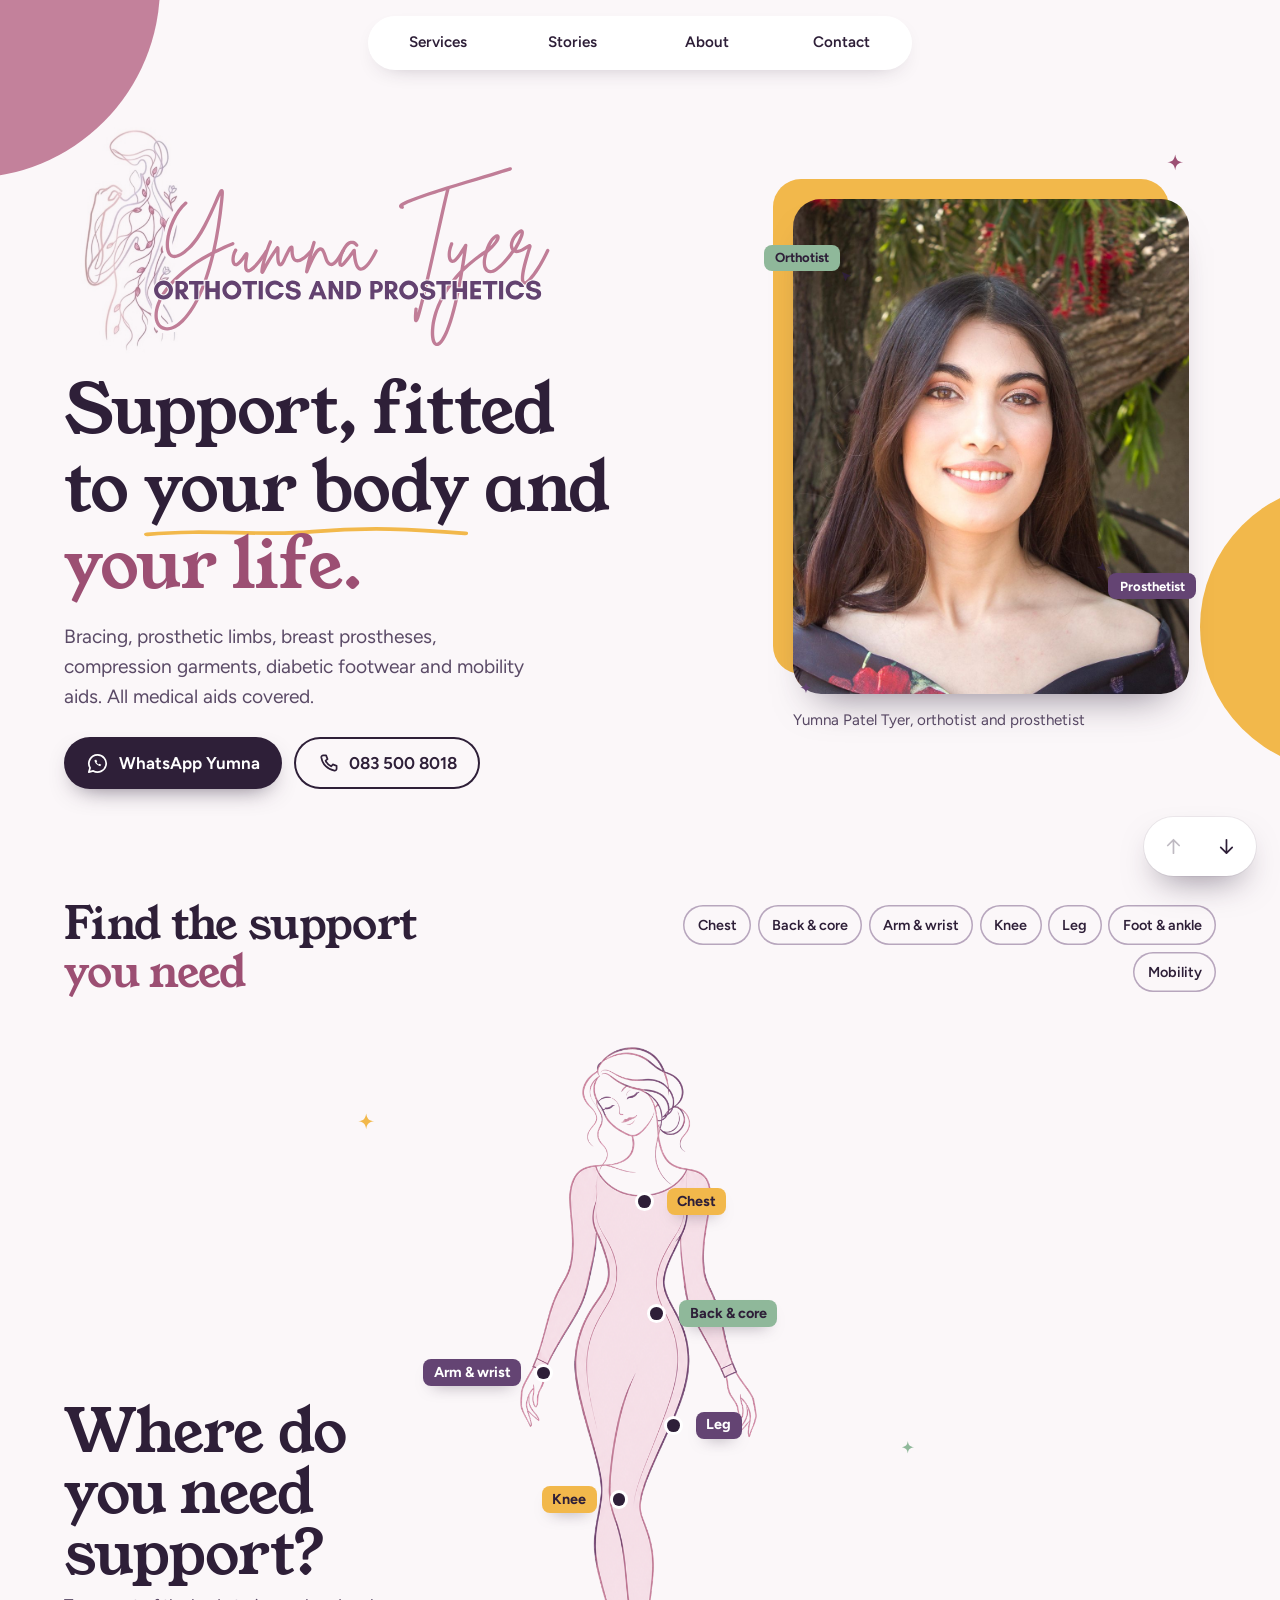
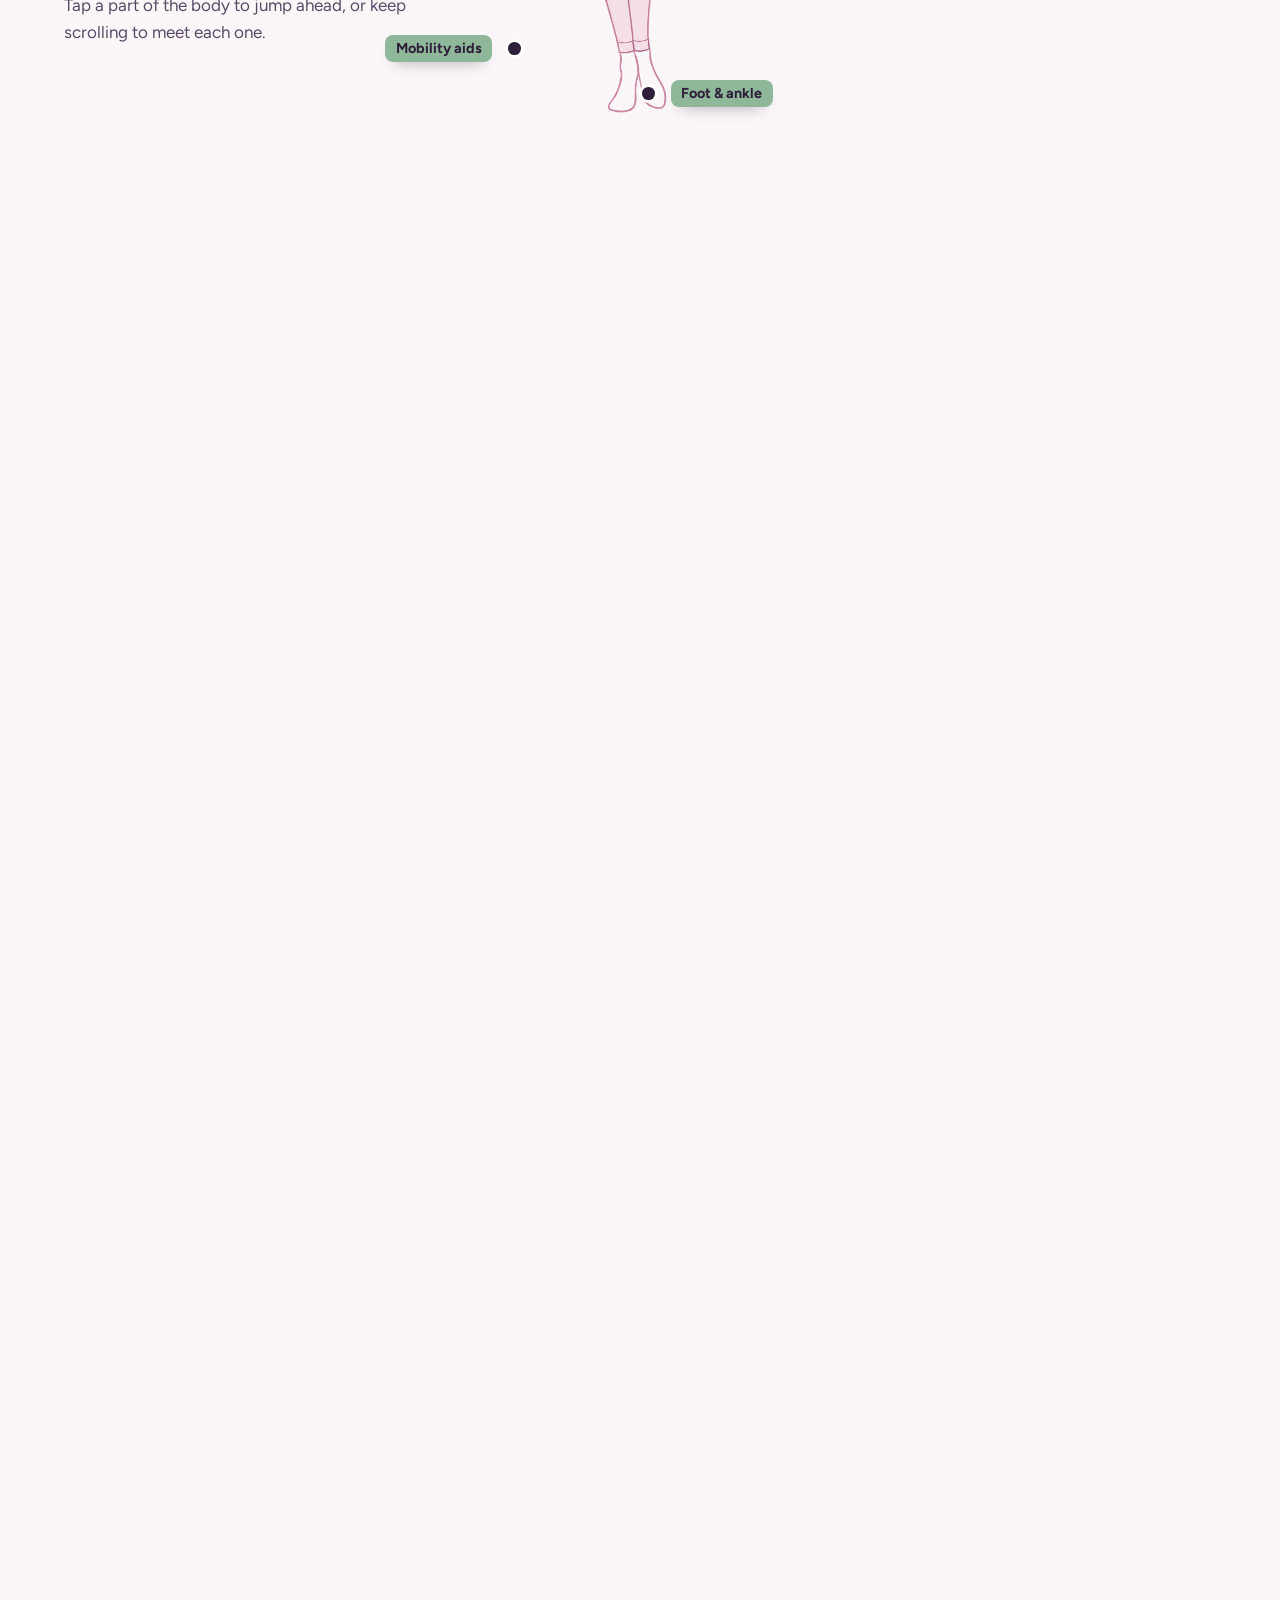
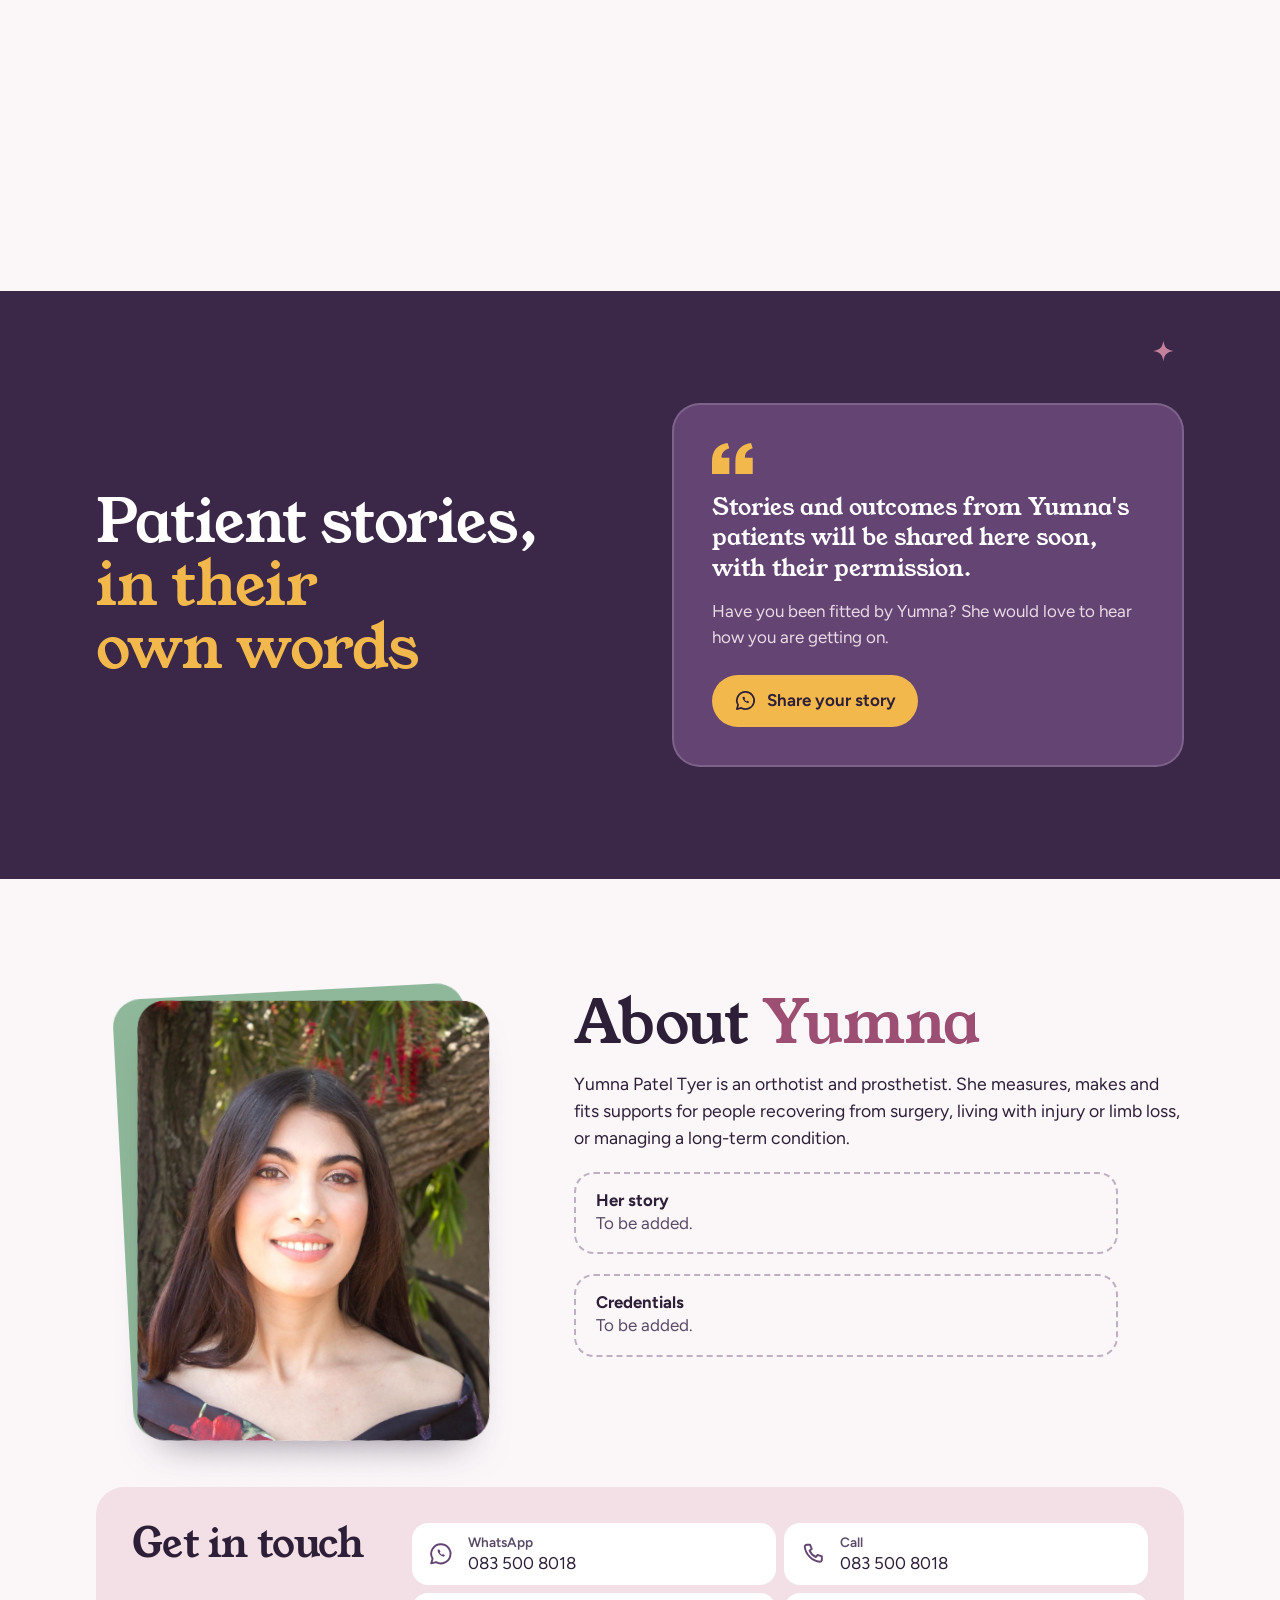
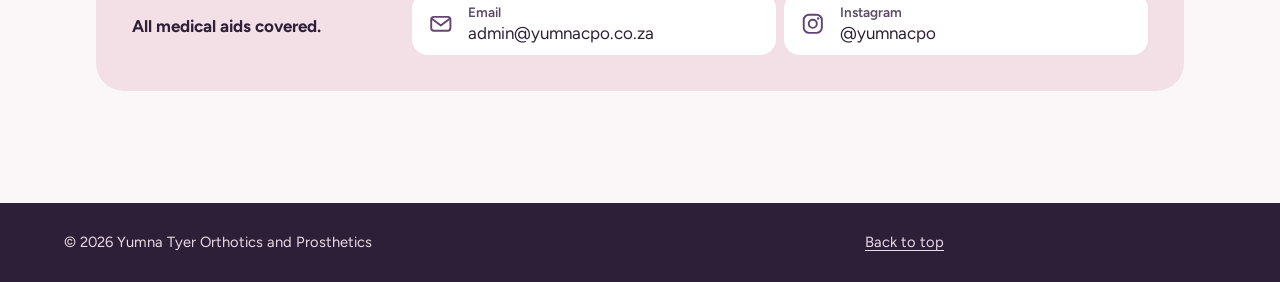
<file: index.html>
<!doctype html>
<html lang="en-ZA">
<head>
<meta charset="utf-8">
<meta name="viewport" content="width=device-width, initial-scale=1">
<title>Yumna Tyer Orthotics and Prosthetics</title>
<meta name="description" content="Bracing, prosthetic limbs, breast prostheses, compression garments, diabetic footwear and mobility aids, fitted by orthotist and prosthetist Yumna Patel Tyer. All medical aids covered.">
<meta name="theme-color" content="#fbf7f9">
<link rel="preload" href="assets/fonts/young-serif.woff2" as="font" type="font/woff2" crossorigin>
<link rel="preload" href="assets/fonts/figtree-var.woff2" as="font" type="font/woff2" crossorigin>
<link rel="stylesheet" href="css/styles.css">
<script>document.documentElement.classList.add('js');</script>
</head>
<body>

<svg class="sprite" aria-hidden="true" focusable="false">
  <symbol id="i-whatsapp" viewBox="0 0 24 24"><path d="M12 3a9 9 0 0 0-7.7 13.6L3 21l4.6-1.2A9 9 0 1 0 12 3Z" fill="none" stroke="currentColor" stroke-width="1.8" stroke-linejoin="round"/><path d="M9 8.3c-.3 2.7 2.5 5.8 5.8 6.5l1.2-1.5-2-1-.8.7c-.9-.4-1.8-1.3-2.2-2.2l.7-.8-1-2L9 8.3Z" fill="currentColor"/></symbol>
  <symbol id="i-up" viewBox="0 0 24 24"><path d="M12 19V5m-6 6 6-6 6 6" fill="none" stroke="currentColor" stroke-width="1.8" stroke-linecap="round" stroke-linejoin="round"/></symbol>
  <symbol id="i-down" viewBox="0 0 24 24"><path d="M12 5v14m-6-6 6 6 6-6" fill="none" stroke="currentColor" stroke-width="1.8" stroke-linecap="round" stroke-linejoin="round"/></symbol>
  <symbol id="i-phone" viewBox="0 0 24 24"><path d="M6.5 3.5h3l1.5 4-2 1.5a11 11 0 0 0 6 6l1.5-2 4 1.5v3a2 2 0 0 1-2.2 2A16.5 16.5 0 0 1 4.5 5.700a2 2 0 0 1 2-2.2Z" fill="none" stroke="currentColor" stroke-width="1.8" stroke-linejoin="round"/></symbol>
  <symbol id="i-mail" viewBox="0 0 24 24"><rect x="3" y="5.5" width="18" height="13" rx="2.5" fill="none" stroke="currentColor" stroke-width="1.8"/><path d="m4 7.500 8 6 8-6" fill="none" stroke="currentColor" stroke-width="1.8" stroke-linecap="round" stroke-linejoin="round"/></symbol>
  <symbol id="i-instagram" viewBox="0 0 24 24"><rect x="3.5" y="3.5" width="17" height="17" rx="5" fill="none" stroke="currentColor" stroke-width="1.8"/><circle cx="12" cy="12" r="3.800" fill="none" stroke="currentColor" stroke-width="1.8"/><circle cx="17" cy="7" r="1.1" fill="currentColor"/></symbol>
  <symbol id="i-pause" viewBox="0 0 24 24"><path d="M9 6v12m6-12v12" fill="none" stroke="currentColor" stroke-width="2.2" stroke-linecap="round"/></symbol>
  <symbol id="i-play" viewBox="0 0 24 24"><path d="M8.5 5.500v13l10-6.500-10-6.500Z" fill="currentColor"/></symbol>
  <symbol id="i-spark" viewBox="0 0 24 24"><path d="M12 1.500c.9 5.700 2.800 7.600 8.500 8.500-5.700.9-7.600 2.800-8.500 8.500-.9-5.700-2.800-7.600-8.500-8.500 5.700-.9 7.600-2.800 8.500-8.500Z" fill="currentColor"/></symbol>
  <symbol id="i-pointer" viewBox="0 0 12 12"><path d="M1 1l10 4-4.300 1.700L5 11 1 1Z" fill="currentColor"/></symbol>
</svg>

<a class="skip" href="#services">Skip to services</a>

<header class="top" id="top">
  <nav class="menu" aria-label="Sections">
    <a href="#services">Services</a>
    <a href="#stories">Stories</a>
    <a href="#about">About</a>
    <a href="#contact">Contact</a>
  </nav>
</header>

<main>

<!-- HERO -->
<section class="hero" data-stop>
  <span class="blob blob--mauve" aria-hidden="true"></span>
  <span class="blob blob--marigold" aria-hidden="true"></span>

  <div class="hero__copy">
    <h1 class="logo"><img src="assets/yumnacpo_logo.svg" alt="Yumna Tyer Orthotics and Prosthetics" width="839" height="708"></h1>
    <p class="mission">Support, fitted to <em class="mark">your body</em> and <span class="tone">your life.</span></p>
    <p class="lede">Bracing, prosthetic limbs, breast prostheses, compression garments, diabetic footwear and mobility aids. All medical aids covered.</p>
    <div class="actions">
      <a class="btn btn--primary" href="https://wa.me/27835008018?text=Hi%20Yumna%2C%20I%20found%20you%20through%20your%20website."><svg class="icon"><use href="#i-whatsapp"/></svg>WhatsApp Yumna</a>
      <a class="btn btn--quiet" href="tel:+27835008018"><svg class="icon"><use href="#i-phone"/></svg>083 500 8018</a>
    </div>
  </div>

  <figure class="portrait">
    <div class="portrait__tile">
      <img src="assets/site/portrait.jpg" alt="Yumna Patel Tyer, smiling, outdoors in front of a flowering bottlebrush tree" width="960" height="1440">
    </div>
    <span class="tag tag--sage tag--a" aria-hidden="true"><svg class="tag__ptr"><use href="#i-pointer"/></svg>Orthotist</span>
    <span class="tag tag--plum tag--b" aria-hidden="true"><svg class="tag__ptr"><use href="#i-pointer"/></svg>Prosthetist</span>
    <svg class="spark spark--a" aria-hidden="true"><use href="#i-spark"/></svg>
    <svg class="spark spark--b" aria-hidden="true"><use href="#i-spark"/></svg>
    <figcaption>Yumna Patel Tyer, orthotist and prosthetist</figcaption>
  </figure>
</section>

<!-- SERVICES -->
<section class="services" id="services" aria-labelledby="services-title">
  <div class="track">
    <div class="stage is-rest">

      <header class="stage__head">
        <h2 id="services-title">Find the support <span class="tone">you need</span></h2>
        <nav class="rail" aria-label="Body areas">
          <button type="button" data-go="1">Chest</button>
          <button type="button" data-go="2">Back &amp; core</button>
          <button type="button" data-go="3">Arm &amp; wrist</button>
          <button type="button" data-go="4">Knee</button>
          <button type="button" data-go="5">Leg</button>
          <button type="button" data-go="6">Foot &amp; ankle</button>
          <button type="button" data-go="7">Mobility</button>
        </nav>
      </header>

      <div class="stage__body">

        <div class="figure">
          <div class="figure__frame">
            <img class="figure__pose is-active" data-pose="0" src="assets/site/figure-00-rest.png" alt="" width="760" height="1344">
            <div class="spots">
              <button type="button" class="spot spot--r tag--marigold" style="--x:51%;--y:26%" data-go="1"><span class="spot__dot"></span><span class="spot__label">Chest</span></button>
              <button type="button" class="spot spot--r tag--sage" style="--x:54%;--y:41%" data-go="2"><span class="spot__dot"></span><span class="spot__label">Back &amp; core</span></button>
              <button type="button" class="spot spot--l tag--plum" style="--x:27%;--y:49%" data-go="3"><span class="spot__dot"></span><span class="spot__label">Arm &amp; wrist</span></button>
              <button type="button" class="spot spot--l tag--marigold" style="--x:45%;--y:66%" data-go="4"><span class="spot__dot"></span><span class="spot__label">Knee</span></button>
              <button type="button" class="spot spot--r tag--plum" style="--x:58%;--y:56%" data-go="5"><span class="spot__dot"></span><span class="spot__label">Leg</span></button>
              <button type="button" class="spot spot--r tag--sage" style="--x:52%;--y:92%" data-go="6"><span class="spot__dot"></span><span class="spot__label">Foot &amp; ankle</span></button>
              <button type="button" class="spot spot--l tag--sage" style="--x:20%;--y:86%" data-go="7"><span class="spot__dot"></span><span class="spot__label">Mobility aids</span></button>
            </div>
          </div>
          <svg class="spark spark--c" aria-hidden="true"><use href="#i-spark"/></svg>
          <svg class="spark spark--d" aria-hidden="true"><use href="#i-spark"/></svg>
        </div>

        <div class="panels">

          <article class="region region--intro is-active" data-step="0">
            <div class="region__text">
              <h3>Where do you need support?</h3>
              <p>Tap a part of the body to jump ahead, or keep scrolling to meet each one.</p>
            </div>
          </article>

          <article class="region" data-region="region-chest" data-step="1">
            <div class="region__text">
              <h3>Chest</h3>
              <ul class="region__services"><li>Breast prostheses</li><li>Post-mastectomy garments</li></ul>
            </div>
            <div class="deck">
              <ul class="deck__cards">
                <li class="card card--marigold"><div class="card__art"><img src="assets/site/product-breast-prosthesis.png" alt="" loading="lazy" width="640" height="640"></div><div class="card__body"><h4>Breast prosthesis</h4><p>A soft silicone form worn inside a pocketed bra to restore shape and balance after a mastectomy.</p></div></li>
                <li class="card card--sage"><div class="card__art"><img src="assets/site/product-mastectomy-bra.png" alt="" loading="lazy" width="640" height="640"></div><div class="card__body"><h4>Post-mastectomy bra</h4><p>A bra with pocketed cups and wide straps, made to hold a breast form securely and comfortably.</p></div></li>
                <li class="card card--soon"><div class="card__body"><h4>Guides for chest care</h4><p>Advice and videos for this area are on the way. Follow <a href="https://www.instagram.com/yumnacpo/">@yumnacpo</a> for updates.</p></div></li>
              </ul>
            </div>
          </article>

          <article class="region" data-region="region-back" data-step="2">
            <div class="region__text">
              <h3>Back &amp; core</h3>
              <ul class="region__services"><li>Post-op bracing</li><li>Cosmetic post-op compression</li></ul>
            </div>
            <div class="deck">
              <ul class="deck__cards">
                <li class="card card--plum"><div class="card__art"><img src="assets/site/product-back-brace.png" alt="" loading="lazy" width="640" height="640"></div><div class="card__body"><h4>Spinal brace</h4><p>A wraparound brace with a firm back panel that supports the lower spine after surgery or injury.</p></div></li>
                <li class="card card--marigold"><div class="card__art"><img src="assets/site/product-postop-compression.png" alt="" loading="lazy" width="640" height="640"></div><div class="card__body"><h4>Post-surgical compression garment</h4><p>A high-waisted garment that applies even pressure after cosmetic or abdominal surgery.</p></div></li>
                <li class="card card--soon"><div class="card__body"><h4>Guides for back and core</h4><p>Advice and videos for this area are on the way. Follow <a href="https://www.instagram.com/yumnacpo/">@yumnacpo</a> for updates.</p></div></li>
              </ul>
            </div>
          </article>

          <article class="region" data-region="region-arm" data-step="3">
            <div class="region__text">
              <h3>Arm &amp; wrist</h3>
              <ul class="region__services"><li>Fracture supports</li><li>Injury bracing</li><li>Medical compression garments</li></ul>
            </div>
            <div class="deck">
              <ul class="deck__cards">
                <li class="card card--sage"><div class="card__art"><img src="assets/site/product-wrist-support.png" alt="" loading="lazy" width="640" height="640"></div><div class="card__body"><h4>Wrist and forearm splint</h4><p>A strapped support that holds the wrist and forearm still while a fracture mends.</p></div></li>
                <li class="card card--plum"><div class="card__art"><img src="assets/site/product-arm-sleeve.png" alt="" loading="lazy" width="640" height="640"></div><div class="card__body"><h4>Compression arm sleeve</h4><p>A graduated-pressure sleeve worn along the arm to help manage swelling.</p></div></li>
                <li class="card card--soon"><div class="card__body"><h4>Guides for arms and wrists</h4><p>Advice and videos for this area are on the way. Follow <a href="https://www.instagram.com/yumnacpo/">@yumnacpo</a> for updates.</p></div></li>
              </ul>
            </div>
          </article>

          <article class="region" data-region="region-knee" data-step="4">
            <div class="region__text">
              <h3>Knee</h3>
              <ul class="region__services"><li>Injury bracing</li><li>Osteoarthritic bracing</li><li>Post-op bracing</li></ul>
            </div>
            <div class="deck">
              <ul class="deck__cards">
                <li class="card card--marigold"><div class="card__art"><img src="assets/site/product-knee-injury-brace.png" alt="" loading="lazy" width="640" height="640"></div><div class="card__body"><h4>Hinged knee brace</h4><p>A brace with side hinges that steadies the knee after a sprain or ligament injury.</p></div></li>
                <li class="card card--sage"><div class="card__art"><img src="assets/site/product-knee-oa-brace.png" alt="" loading="lazy" width="640" height="640"></div><div class="card__body"><h4>Osteoarthritis knee brace</h4><p>An unloader brace that shifts pressure away from the worn side of the knee joint.</p></div></li>
                <li class="card card--plum"><div class="card__art"><img src="assets/site/product-knee-postop-brace.png" alt="" loading="lazy" width="640" height="640"></div><div class="card__body"><h4>Post-op knee brace</h4><p>A brace with an adjustable dial that limits how far the knee bends while it recovers from surgery.</p></div></li>
                <li class="card card--soon"><div class="card__body"><h4>Guides for knees</h4><p>Advice and videos for this area are on the way. Follow <a href="https://www.instagram.com/yumnacpo/">@yumnacpo</a> for updates.</p></div></li>
              </ul>
            </div>
          </article>

          <article class="region" data-region="region-leg" data-step="5">
            <div class="region__text">
              <h3>Leg</h3>
              <ul class="region__services"><li>Prosthetic limbs</li><li>Medical compression garments</li></ul>
            </div>
            <div class="deck">
              <ul class="deck__cards">
                <li class="card card--marigold"><div class="card__art"><img src="assets/site/product-prosthetic-leg.png" alt="" loading="lazy" width="640" height="640"></div><div class="card__body"><h4>Below-knee prosthetic leg</h4><p>A custom socket, pylon and foot, built and fitted to replace the lower leg.</p></div></li>
                <li class="card card--sage"><div class="card__art"><img src="assets/site/product-compression-stocking.png" alt="" loading="lazy" width="640" height="640"></div><div class="card__body"><h4>Compression stockings</h4><p>Knee-high medical stockings that apply graduated pressure to the lower legs.</p></div></li>
                <li class="card card--soon"><div class="card__body"><h4>Guides for legs</h4><p>Advice and videos for this area are on the way. Follow <a href="https://www.instagram.com/yumnacpo/">@yumnacpo</a> for updates.</p></div></li>
              </ul>
            </div>
          </article>

          <article class="region" data-region="region-foot" data-step="6">
            <div class="region__text">
              <h3>Foot &amp; ankle</h3>
              <ul class="region__services"><li>Diabetic footwear</li><li>Fracture supports</li></ul>
            </div>
            <div class="deck">
              <ul class="deck__cards">
                <li class="card card--plum"><div class="card__art"><img src="assets/site/product-diabetic-shoe.png" alt="" loading="lazy" width="640" height="640"></div><div class="card__body"><h4>Diabetic footwear</h4><p>Shoes with a wide, deep toe box and soft uppers that protect sensitive feet.</p></div></li>
                <li class="card card--marigold"><div class="card__art"><img src="assets/site/product-walker-boot.png" alt="" loading="lazy" width="640" height="640"></div><div class="card__body"><h4>Walker boot</h4><p>A rigid, strapped boot that protects the foot and ankle after a fracture.</p></div></li>
                <li class="card card--soon"><div class="card__body"><h4>Guides for feet and ankles</h4><p>Advice and videos for this area are on the way. Follow <a href="https://www.instagram.com/yumnacpo/">@yumnacpo</a> for updates.</p></div></li>
              </ul>
            </div>
          </article>

          <article class="region" data-region="region-mobility" data-step="7">
            <div class="region__text">
              <h3>Mobility</h3>
              <ul class="region__services"><li>Wheelchairs</li><li>Mobility aids</li></ul>
            </div>
            <div class="deck">
              <ul class="deck__cards">
                <li class="card card--sage"><div class="card__art"><img src="assets/site/product-wheelchair.png" alt="" loading="lazy" width="640" height="640"></div><div class="card__body"><h4>Wheelchair</h4><p>A lightweight manual wheelchair, chosen and adjusted to fit you.</p></div></li>
                <li class="card card--plum"><div class="card__art"><img src="assets/site/product-walking-frame.png" alt="" loading="lazy" width="640" height="640"></div><div class="card__body"><h4>Walking frame and crutches</h4><p>A folding frame and elbow crutches for steadier walking.</p></div></li>
                <li class="card card--soon"><div class="card__body"><h4>Guides for getting around</h4><p>Advice and videos for this area are on the way. Follow <a href="https://www.instagram.com/yumnacpo/">@yumnacpo</a> for updates.</p></div></li>
              </ul>
            </div>
          </article>

        </div>
      </div>
    </div>
  </div>
</section>

<!-- STORIES -->
<section class="stories" id="stories" data-stop aria-labelledby="stories-title">
  <svg class="spark spark--e" aria-hidden="true"><use href="#i-spark"/></svg>
  <div class="stories__inner">
    <h2 id="stories-title">Patient stories, <span class="tone">in their own words</span></h2>
    <div class="story-slot">
      <svg class="story-slot__quote" viewBox="0 0 48 36" aria-hidden="true"><path d="M0 36V21C0 9 6 2 18 0l2 6c-6 2-9 5-9 11h9v19H0Zm27 0V21C27 9 33 2 45 0l2 6c-6 2-9 5-9 11h9v19H27Z" fill="currentColor"/></svg>
      <p class="story-slot__lead">Stories and outcomes from Yumna's patients will be shared here soon, with their permission.</p>
      <p>Have you been fitted by Yumna? She would love to hear how you are getting on.</p>
      <a class="btn btn--light" href="https://wa.me/27835008018?text=Hi%20Yumna%2C%20I%27d%20like%20to%20share%20my%20story."><svg class="icon"><use href="#i-whatsapp"/></svg>Share your story</a>
    </div>
  </div>
</section>

<!-- ABOUT -->
<section class="about" id="about" data-stop aria-labelledby="about-title">
  <div class="about__inner">
    <figure class="about__photo">
      <img src="assets/site/portrait.jpg" alt="Portrait of Yumna Patel Tyer" loading="lazy" width="960" height="1440">
    </figure>
    <div class="about__copy">
      <h2 id="about-title">About <span class="tone">Yumna</span></h2>
      <p class="about__role">Yumna Patel Tyer is an orthotist and prosthetist. She measures, makes and fits supports for people recovering from surgery, living with injury or limb loss, or managing a long-term condition.</p>
      <div class="todo">
        <h3>Her story</h3>
        <p>To be added.</p>
      </div>
      <div class="todo">
        <h3>Credentials</h3>
        <p>To be added.</p>
      </div>
    </div>

    <div class="contact" id="contact">
      <h2>Get in touch</h2>
      <ul class="contact__list">
        <li><a href="https://wa.me/27835008018?text=Hi%20Yumna%2C%20I%20found%20you%20through%20your%20website."><svg class="icon"><use href="#i-whatsapp"/></svg><span><b>WhatsApp</b>083 500 8018</span></a></li>
        <li><a href="tel:+27835008018"><svg class="icon"><use href="#i-phone"/></svg><span><b>Call</b>083 500 8018</span></a></li>
        <li><a href="mailto:admin@yumnacpo.co.za"><svg class="icon"><use href="#i-mail"/></svg><span><b>Email</b>admin@yumnacpo.co.za</span></a></li>
        <li><a href="https://www.instagram.com/yumnacpo/"><svg class="icon"><use href="#i-instagram"/></svg><span><b>Instagram</b>@yumnacpo</span></a></li>
      </ul>
      <p class="contact__note">All medical aids covered.</p>
    </div>
  </div>
</section>

</main>

<footer class="foot">
  <p>© 2026 Yumna Tyer Orthotics and Prosthetics</p>
  <a href="#top">Back to top</a>
</footer>

<div class="dock" role="group" aria-label="Quick actions">
  <span class="dock__hint" role="status">Skip to patient stories</span>
  <button type="button" class="dock__btn" data-nav="prev" aria-label="Previous section"><svg class="icon"><use href="#i-up"/></svg></button>
  <button type="button" class="dock__btn" data-nav="next" aria-label="Next section"><svg class="icon"><use href="#i-down"/></svg></button>
  <a class="dock__wa" href="https://wa.me/27835008018?text=Hi%20Yumna%2C%20I%20found%20you%20through%20your%20website."><svg class="icon"><use href="#i-whatsapp"/></svg><span>WhatsApp</span></a>
</div>

<script src="js/main.js" defer></script>
</body>
</html>
</file>
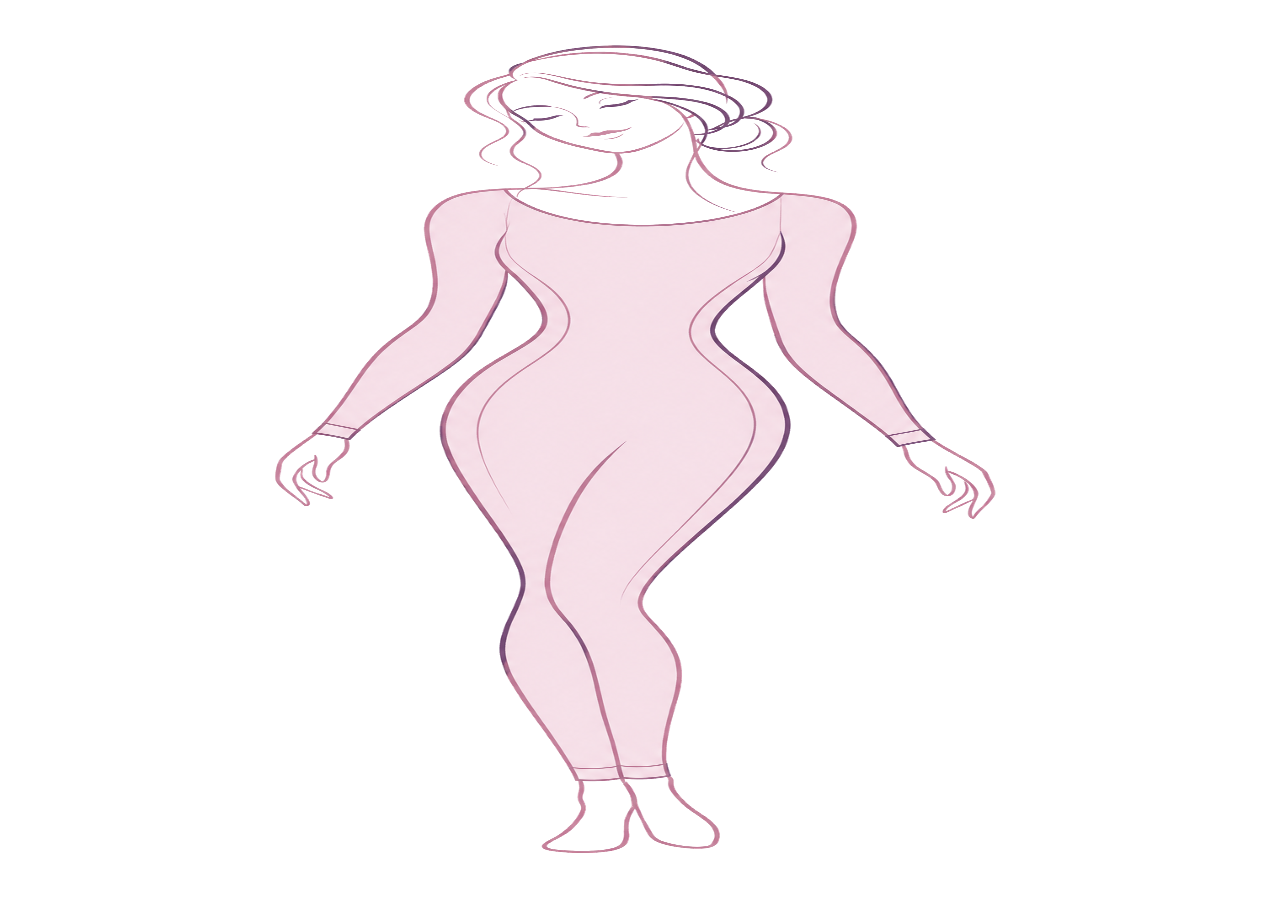
<file: assets/generated/tools/rig.html>
<!doctype html>
<meta charset="utf-8">
<title>Figure pose rig</title>
<style>
  html, body { margin: 0; background: transparent; overflow: hidden; }
  canvas { display: block; }
</style>
<canvas id="out"></canvas>
<script src="poses.js"></script>
<script>
// Pose rig: cuts the approved rest figure into limb pieces, rotates them about
// joints, and adds a few drawn strokes where a pose needs lines the rest
// figure does not have. Query: ?pose=NAME&debug=1&bg=faf4f7&view=x,y,w,h
const W = 1520, H = 2688;
const q = new URLSearchParams(location.search);
const poseName = q.get('pose') || 'rest';
const debug = q.get('debug') === '1';
const bg = q.get('bg');
const view = (q.get('view') || `0,0,${W},${H}`).split(',').map(Number);
const MAUVE = '#c4829c', PLUM = '#7d4f80';

const img = new Image();
img.onload = render;
img.src = '../figure-00-rest.png';

function polyPath(pts) {
  const p = new Path2D();
  pts.forEach(([x, y], i) => i ? p.lineTo(x, y) : p.moveTo(x, y));
  p.closePath();
  return p;
}

function worldMatrix(name, pose) {
  if (!name) return new DOMMatrix();
  const piece = RIG.pieces[name];
  let m = worldMatrix(piece.parent, pose);
  const t = (pose.shift && pose.shift[name]) || [0, 0];
  const a = (pose.angles && pose.angles[name]) || 0;
  m = m.translate(t[0], t[1]);
  if (a) m = m.translate(piece.pivot[0], piece.pivot[1]).rotate(a).translate(-piece.pivot[0], -piece.pivot[1]);
  return m;
}

function render() {
  const pose = POSES[poseName];
  const off = document.createElement('canvas');
  off.width = W; off.height = H;
  const c = off.getContext('2d');
  c.lineCap = 'round'; c.lineJoin = 'round';

  const ops = pose.draw || RIG.order;
  for (const op of ops) {
    c.save();
    if (typeof op === 'string') {
      const piece = RIG.pieces[op];
      c.setTransform(worldMatrix(op, pose));
      const path = polyPath(piece.poly);
      if (piece.occlude !== false) { c.globalCompositeOperation = 'destination-out'; c.fill(path); }
      c.globalCompositeOperation = 'source-over';
      c.clip(path);
      c.drawImage(img, 0, 0);
    } else {
      c.setTransform(worldMatrix(op.parent, pose));
      if (op.erase) {
        c.globalCompositeOperation = 'destination-out';
        c.fill(Array.isArray(op.erase) ? polyPath(op.erase) : new Path2D(op.erase));
      } else if (op.eraseStroke) {
        c.globalCompositeOperation = 'destination-out';
        c.lineWidth = op.w || 16;
        c.stroke(new Path2D(op.eraseStroke));
      } else if (op.stroke) {
        c.strokeStyle = op.color === 'plum' ? PLUM : (op.color || MAUVE);
        c.lineWidth = op.w || 5.5;
        c.stroke(new Path2D(op.stroke));
      }
    }
    c.restore();
  }

  if (debug) {
    c.save();
    c.font = '15px Arial'; c.textBaseline = 'top';
    for (let x = 0; x <= W; x += 50) {
      c.strokeStyle = x % 100 ? 'rgba(0,150,200,.25)' : 'rgba(0,120,200,.6)'; c.lineWidth = 1;
      c.beginPath(); c.moveTo(x, 0); c.lineTo(x, H); c.stroke();
    }
    for (let y = 0; y <= H; y += 50) {
      c.strokeStyle = y % 100 ? 'rgba(0,150,200,.25)' : 'rgba(0,120,200,.6)';
      c.beginPath(); c.moveTo(0, y); c.lineTo(W, y); c.stroke();
    }
    c.fillStyle = '#004';
    for (let x = 0; x <= W; x += 100) for (let y = 0; y <= H; y += 100) c.fillText(`${x},${y}`, x + 2, y + 2);
    if (q.get('polys') !== '0') {
      for (const name of Object.keys(RIG.pieces)) {
        const piece = RIG.pieces[name];
        c.setTransform(worldMatrix(name, pose));
        c.strokeStyle = 'rgba(230,60,0,.8)'; c.lineWidth = 1.5;
        c.stroke(polyPath(piece.poly));
        c.fillStyle = 'rgba(0,160,0,.9)';
        c.beginPath(); c.arc(piece.pivot[0], piece.pivot[1], 6, 0, 7); c.fill();
      }
    }
    c.restore();
  }

  const out = document.getElementById('out');
  out.width = innerWidth; out.height = innerHeight;
  const o = out.getContext('2d');
  if (bg) { o.fillStyle = '#' + bg; o.fillRect(0, 0, out.width, out.height); }
  o.imageSmoothingQuality = 'high';
  o.drawImage(off, view[0], view[1], view[2], view[3], 0, 0, out.width, out.height);
}
</script>
</file>
<file: css/styles.css>
@font-face {
  font-family: "Young Serif";
  src: url("../assets/fonts/young-serif.woff2") format("woff2");
  font-weight: 400;
  font-display: swap;
}
@font-face {
  font-family: "Figtree";
  src: url("../assets/fonts/figtree-var.woff2") format("woff2");
  font-weight: 400 700;
  font-display: swap;
}

:root {
  --ground: #fbf7f9;
  --ink: #2e1f38;
  --ink-soft: #5a4a66;
  --plum: #644473;
  --plum-deep: #3b2748;
  --mauve: #c3819b;
  --rose: #9c4f73;
  --blush: #f3dfe6;
  --marigold: #f2b84b;
  --sage: #8fb89a;
  --white: #fff;

  --display: "Young Serif", "Iowan Old Style", Georgia, serif;
  --text: "Figtree", "Segoe UI", system-ui, sans-serif;

  --ease: cubic-bezier(.16, 1, .3, 1);
  --gutter: 1.25rem;
  --radius: 1.25rem;
  --dock-space: 5.25rem;
}

*, *::before, *::after { box-sizing: border-box; }
html { -webkit-text-size-adjust: 100%; scrollbar-color: var(--mauve) var(--blush); }
@media (prefers-reduced-motion: no-preference) { html { scroll-behavior: smooth; } }
body {
  margin: 0;
  background: var(--ground);
  color: var(--ink);
  font: 400 1.0625rem/1.55 var(--text);
  overflow-x: clip;
  caret-color: var(--plum);
}
::selection { background: var(--marigold); color: var(--ink); }
img, video, svg { display: block; max-width: 100%; }
img { height: auto; }
[hidden] { display: none !important; }
h1, h2, h3, h4, p, ul, figure { margin: 0; }
ul { padding: 0; list-style: none; }
a { color: inherit; text-underline-offset: .2em; text-decoration-thickness: .08em; }
button { font: inherit; color: inherit; background: none; border: 0; padding: 0; cursor: pointer; }
:focus-visible { outline: 3px solid var(--plum); outline-offset: 3px; border-radius: 6px; }
.stories :focus-visible { outline-color: var(--marigold); }

h2, h3, .mission { font-family: var(--display); font-weight: 400; letter-spacing: -.015em; text-wrap: balance; }
.tone { color: var(--rose); }
.icon { width: 1.35em; height: 1.35em; flex: none; }
.sprite { position: absolute; width: 0; height: 0; overflow: hidden; }

.skip { position: absolute; left: 1rem; top: -4rem; z-index: 50; background: var(--ink); color: var(--white); padding: .75rem 1rem; border-radius: .75rem; }
.skip:focus { top: 1rem; }

/* ---------- buttons ---------- */
.btn {
  display: inline-flex; align-items: center; justify-content: center; gap: .6rem;
  min-height: 3.25rem; padding: .8rem 1.4rem; border-radius: 999px;
  font-weight: 650; text-decoration: none; line-height: 1.1;
  transition: transform .35s var(--ease), background-color .2s, box-shadow .35s var(--ease);
}
.btn--primary { background: var(--ink); color: var(--white); box-shadow: 0 10px 24px -12px rgb(46 31 56 / .7); }
.btn--primary:hover { background: var(--plum); transform: translateY(-2px); box-shadow: 0 16px 28px -14px rgb(46 31 56 / .7); }
.btn--quiet { color: var(--ink); box-shadow: inset 0 0 0 2px var(--ink); }
.btn--quiet:hover { background: var(--blush); }
.btn--light { background: var(--marigold); color: var(--ink); }
.btn--light:hover { background: var(--white); transform: translateY(-2px); }
.btn:active { transform: translateY(0) scale(.98); }

/* ---------- top menu ---------- */
.top { padding: 1rem var(--gutter) 0; position: relative; z-index: 2; }
.menu {
  display: flex; justify-content: space-between; gap: .25rem;
  max-width: 34rem; margin: 0 auto; padding: .3rem;
  background: var(--white); border-radius: 999px;
  box-shadow: 0 8px 24px -16px rgb(46 31 56 / .45);
}
.menu a { flex: 1; text-align: center; padding: .65rem .4rem; border-radius: 999px; font-size: .95rem; font-weight: 600; text-decoration: none; transition: background-color .2s; }
.menu a:hover { background: var(--blush); }

/* ---------- hero ---------- */
.hero {
  position: relative; overflow: clip;
  display: grid; gap: 2.5rem;
  padding: 1.5rem var(--gutter) 4rem;
  margin-top: -4.25rem; padding-top: 5.75rem;
}
.blob { position: absolute; border-radius: 50%; z-index: 0; }
.blob--mauve { width: 15rem; height: 15rem; left: -8rem; top: -7rem; background: var(--mauve); }
.blob--marigold { width: 13rem; height: 13rem; right: -8.5rem; top: 46%; background: var(--marigold); }
.hero__copy, .portrait { position: relative; }

.logo { width: min(100%, 27rem); aspect-ratio: 839 / 372; overflow: hidden; margin: 0 auto 0 -2%; }
.logo img { width: 100%; height: auto; margin-top: -22%; mix-blend-mode: multiply; }

.mission { font-size: clamp(2.1rem, 8.4vw, 4.25rem); line-height: 1.14; margin-top: 1rem; }
.mark {
  font-style: normal; white-space: nowrap; padding-bottom: .04em;
  background: url("data:image/svg+xml,%3Csvg xmlns='http://www.w3.org/2000/svg' viewBox='0 0 200 12' preserveAspectRatio='none'%3E%3Cpath d='M2 8C40 2 70 10 104 5s62-3 94 2' fill='none' stroke='%23f2b84b' stroke-width='4' stroke-linecap='round'/%3E%3C/svg%3E") no-repeat 0 100% / 100% .16em;
}
.js .mark { background-size: 0% .16em; transition: background-size 1.1s var(--ease) .35s; }
.js .is-seen .mark, .js .mark.is-seen { background-size: 100% .16em; }
.lede { margin-top: 1.1rem; max-width: 34ch; color: var(--ink-soft); font-size: 1.1rem; }
.actions { display: flex; flex-wrap: wrap; gap: .75rem; margin-top: 1.6rem; }

.portrait { width: min(100%, 23rem); margin: 0 auto; padding: 0 1.25rem 0 0; }
.portrait__tile { position: relative; border-radius: 1.75rem; background: var(--marigold); aspect-ratio: 4 / 5; }
.portrait__tile img {
  position: absolute; inset: 0; width: 100%; height: 100%; object-fit: cover; object-position: 50% 18%;
  border-radius: 1.75rem; transform: translate(1.25rem, 1.25rem);
  box-shadow: 0 24px 40px -24px rgb(46 31 56 / .6);
}
.portrait figcaption { margin: 2.2rem 0 0 1.25rem; font-size: .95rem; color: var(--ink-soft); }

.tag {
  position: absolute; z-index: 2; display: inline-flex; align-items: center;
  padding: .32rem .7rem; border-radius: .5rem; font-size: .82rem; font-weight: 700; line-height: 1.2;
}
.tag__ptr { position: absolute; width: .7rem; height: .7rem; color: var(--ink); }
.tag--sage, .tag--sage .spot__label { background: var(--sage); color: var(--ink); }
.tag--plum, .tag--plum .spot__label { background: var(--plum); color: var(--white); }
.tag--marigold, .tag--marigold .spot__label { background: var(--marigold); color: var(--ink); }
.tag--a { left: -.6rem; top: 12%; }
.tag--a .tag__ptr { right: -.75rem; bottom: -.7rem; }
.tag--b { right: -.4rem; bottom: 24%; }
.tag--b .tag__ptr { left: -.8rem; top: -.75rem; transform: rotate(180deg); }
.spark { position: absolute; width: 1.4rem; height: 1.4rem; z-index: 1; }
.spark--a { color: var(--rose); right: .2rem; top: -1.6rem; }
.spark--b { color: var(--plum); left: 6%; bottom: 2.2rem; width: 1rem; height: 1rem; }

@media (prefers-reduced-motion: no-preference) {
  .tag--a { animation: bob 6s ease-in-out infinite; }
  .tag--b { animation: bob 7s ease-in-out -2s infinite; }
  .spark { animation: twinkle 4.5s ease-in-out infinite; }
  .spark--b, .spark--d { animation-delay: -2s; }
}
@keyframes bob { 50% { transform: translateY(-7px); } }
@keyframes twinkle { 50% { transform: scale(.6) rotate(20deg); opacity: .55; } }

/* ---------- services: shared ---------- */
.services { position: relative; }
.stage { padding: 1.25rem 0 2rem; }
.stage__head { padding: 0 var(--gutter); }
.stage__head h2 { font-size: clamp(1.55rem, 6vw, 2.75rem); line-height: 1.08; }
.rail {
  display: flex; gap: .4rem; margin: .7rem calc(var(--gutter) * -1) 0; padding: .25rem var(--gutter);
  overflow-x: auto; scrollbar-width: none; scroll-snap-type: x proximity;
}
.rail::-webkit-scrollbar { display: none; }
.rail button {
  flex: none; min-height: 2.5rem; padding: .35rem .9rem; border-radius: 999px; scroll-snap-align: center;
  font-size: .9rem; font-weight: 600; white-space: nowrap;
  box-shadow: inset 0 0 0 1.5px rgb(100 68 115 / .45);
  transition: background-color .25s, color .25s, box-shadow .25s;
}
.rail button:hover { background: var(--blush); }
.rail button[aria-current="true"] { background: var(--ink); color: var(--white); box-shadow: none; }

.figure { position: relative; width: min(62%, 15rem); margin: 1rem auto; }
.figure__frame { position: relative; aspect-ratio: 9 / 16; background: var(--ground); }
.figure__pose, .figure__canvas { position: absolute; inset: 0; width: 100%; height: 100%; object-fit: contain; }
.figure__pose { opacity: 0; transition: opacity .7s var(--ease); }
.figure__pose.is-active { opacity: 1; }
/* The clips are drawn to this canvas with their ground re-coloured to the page
   ground, so no blend mode is needed and every browser shows the same colour. */
.figure__canvas { opacity: 0; pointer-events: none; }
.figure.is-moving .figure__canvas { opacity: 1; }
.figure.is-moving .figure__pose { transition: none; }
/* Source videos must stay rendered for iOS to decode them, so they are shrunk, not hidden. */
.figure__clip { position: absolute; left: 0; top: 0; width: 2px; height: 2px; opacity: .01; pointer-events: none; }
.spark--c { color: var(--marigold); left: -18%; top: 14%; }
.spark--d { color: var(--sage); right: -16%; top: 58%; width: 1.1rem; height: 1.1rem; }

.spots { display: none; }

.region { padding: 2.25rem var(--gutter) 0; }
.region__text h3 { font-size: clamp(1.8rem, 7.5vw, 3.75rem); line-height: 1.02; }
.region__text p { color: var(--ink-soft); margin-top: .5rem; max-width: 32ch; }
.region__services { display: flex; flex-wrap: wrap; gap: .15rem .9rem; margin-top: .45rem; color: var(--ink-soft); font-weight: 600; font-size: .95rem; }
.region__services li { display: flex; align-items: center; gap: .45rem; }
.region__services li::before { content: ""; width: .45rem; height: .45rem; border-radius: 50% 0 50% 50%; background: var(--mauve); transform: rotate(45deg); }

.deck { margin-top: 1rem; }
.deck__cards { display: grid; gap: .75rem; }
.card {
  display: grid; grid-template-columns: 6.75rem 1fr; align-items: stretch;
  background: var(--white); border-radius: var(--radius); overflow: hidden;
  box-shadow: 0 14px 30px -22px rgb(46 31 56 / .55);
}
.card__art { display: grid; place-items: center; padding: .7rem; }
.card__art img { width: 100%; height: auto; }
.card--marigold .card__art { background: var(--marigold); }
.card--sage .card__art { background: var(--sage); }
.card--plum .card__art { background: var(--plum); }
.card__body { padding: .85rem 1rem; align-self: center; }
.card__body h4 { font: 700 1.05rem/1.2 var(--text); }
.card__body p { margin-top: .3rem; font-size: .92rem; line-height: 1.4; color: var(--ink-soft); }
.card--soon { grid-template-columns: 1fr; background: var(--blush); box-shadow: inset 0 0 0 2px rgb(100 68 115 / .3); }
.card--soon .card__body { padding: 1rem 1.1rem; }
.card--soon a { color: var(--plum); font-weight: 700; }

/* ---------- services: pinned stage (needs JS) ---------- */
.js .track { height: calc(100svh + 7 * 78svh); }
.js .stage {
  position: sticky; top: 0; height: 100svh;
  display: flex; flex-direction: column;
  padding: .9rem 0 var(--dock-space);
  overflow: clip;
}
.js .stage__body { flex: 1; min-height: 0; display: flex; flex-direction: column; position: relative; }
.js .figure { flex: 1; min-height: 0; width: auto; margin: .5rem auto .25rem; display: grid; place-items: center; }
.js .figure__frame { height: 100%; max-height: 100%; }

.js .spots { display: block; position: absolute; inset: 0; transition: opacity .4s, visibility .4s; }
.js .stage:not(.is-rest) .spots { opacity: 0; visibility: hidden; }
.spot { position: absolute; left: var(--x); top: var(--y); width: 0; height: 0; }
.spot::before { content: ""; position: absolute; inset: -1.4rem -5.5rem -1.4rem -1.4rem; }
.spot--l::before { inset: -1.4rem -1.4rem -1.4rem -5.5rem; }
.spot__dot {
  position: absolute; left: -.4rem; top: -.4rem; width: .8rem; height: .8rem; border-radius: 50%;
  background: var(--ink); box-shadow: 0 0 0 3px var(--white);
}
.spot__dot::after { content: ""; position: absolute; inset: 0; border-radius: 50%; box-shadow: 0 0 0 2px var(--ink); opacity: 0; }
.spot__label {
  position: absolute; top: -.85rem; left: 1rem; white-space: nowrap;
  padding: .3rem .65rem; border-radius: .5rem; font-size: .78rem; font-weight: 700; line-height: 1.2;
  box-shadow: 0 8px 16px -10px rgb(46 31 56 / .6);
  transition: transform .35s var(--ease);
}
.spot--l .spot__label { left: auto; right: 1rem; }
.spot:hover .spot__label, .spot:focus-visible .spot__label { transform: scale(1.08); }
.spot:focus-visible { outline: none; }
.spot:focus-visible .spot__label { outline: 3px solid var(--plum); outline-offset: 3px; }
@media (prefers-reduced-motion: no-preference) {
  .spot__dot::after { animation: ping 2.8s var(--ease) infinite; }
  .spot:nth-child(2n) .spot__dot::after { animation-delay: -1.2s; }
  .spot:nth-child(3n) .spot__dot::after { animation-delay: -2s; }
}
@keyframes ping { 0% { transform: scale(1); opacity: .7; } 70%, 100% { transform: scale(2.6); opacity: 0; } }

.js .panels { position: relative; height: 16.25rem; flex: none; }
.js .region {
  position: absolute; inset: 0; padding: 0 var(--gutter);
  display: flex; flex-direction: column;
  opacity: 0; visibility: hidden; transform: translateY(14px);
  transition: opacity .35s linear, transform .6s var(--ease), visibility 0s .35s;
}
.js .region.is-active { opacity: 1; visibility: visible; transform: none; transition-delay: .12s, .12s, 0s; }
.js .region--intro { justify-content: center; text-align: center; align-items: center; }
.js .region--intro h3 { font-size: clamp(1.6rem, 6.5vw, 3rem); }
.js .region__text h3 { font-size: clamp(1.6rem, 6.5vw, 3.75rem); }

.js .deck { margin-top: auto; display: grid; grid-template-columns: 4px 1fr; grid-template-rows: auto auto; column-gap: .7rem; row-gap: .4rem; }
.deck__progress { grid-row: 1; border-radius: 4px; background: rgb(100 68 115 / .18); overflow: hidden; }
.deck__progress span { display: block; width: 100%; height: 100%; background: var(--plum); transform-origin: top; transform: scaleY(0); }
.deck.is-auto .deck__progress span { animation: fill var(--dwell, 4.6s) linear forwards paused; }
.deck.is-auto.is-running .deck__progress span { animation-play-state: running; }
@keyframes fill { to { transform: scaleY(1); } }
.js .deck__cards { grid-row: 1; grid-column: 2; display: grid; gap: 0; }
.js .card {
  grid-area: 1 / 1; height: 7.75rem;
  opacity: 0; visibility: hidden; transform: translateY(18px) scale(.98);
  transition: opacity .3s linear, transform .7s var(--ease), visibility 0s .3s;
}
.js .card.is-leaving { transform: translateY(-18px) scale(.98); }
.js .card.is-current { opacity: 1; visibility: visible; transform: none; transition-delay: 0s; }
.js .card__body p { display: -webkit-box; -webkit-line-clamp: 3; -webkit-box-orient: vertical; overflow: hidden; }
.deck__controls { grid-row: 2; grid-column: 2; display: flex; align-items: center; gap: .1rem; min-height: 2.25rem; }
.deck__dot { width: 2rem; height: 2.25rem; display: grid; place-items: center; }
.deck__dot::before { content: ""; width: .55rem; height: .55rem; border-radius: 50%; background: rgb(100 68 115 / .32); transition: width .4s var(--ease), background-color .2s; }
.deck__dot[aria-current="true"]::before { width: 1.4rem; border-radius: 999px; background: var(--plum); }
.deck__toggle { margin-left: auto; width: 2.25rem; height: 2.25rem; display: grid; place-items: center; border-radius: 50%; color: var(--plum); }
.deck__toggle:hover { background: var(--blush); }
.deck__toggle .icon { width: 1.1rem; height: 1.1rem; }

/* ---------- stories ---------- */
.stories { position: relative; background: var(--plum-deep); color: var(--white); padding: 4.5rem var(--gutter) 5rem; overflow: clip; }
.stories h2 { font-size: clamp(2rem, 7.5vw, 3.75rem); line-height: 1.05; max-width: 16ch; }
.stories .tone { color: var(--marigold); }
.stories__inner { max-width: 68rem; margin: 0 auto; display: grid; gap: 2.25rem; }
.story-slot {
  position: relative; padding: 2rem 1.5rem; border-radius: 1.75rem;
  background: var(--plum); max-width: 34rem;
  box-shadow: inset 0 0 0 2px rgb(255 255 255 / .16);
}
.story-slot__quote { width: 2.6rem; height: auto; color: var(--marigold); margin-bottom: 1.1rem; }
.story-slot__lead { font-family: var(--display); font-size: 1.45rem; line-height: 1.32; }
.story-slot p + p { margin-top: .9rem; color: #eadbe6; }
.story-slot .btn { margin-top: 1.5rem; }
.spark--e { color: var(--mauve); right: 8%; top: 3rem; width: 1.8rem; height: 1.8rem; }

/* ---------- about ---------- */
.about { padding: 4.5rem var(--gutter) 5rem; }
.about__inner { max-width: 68rem; margin: 0 auto; display: grid; gap: 2.5rem; }
.about__photo { width: min(72%, 17rem); border-radius: 1.75rem; background: var(--sage); transform: rotate(-3deg); }
.about__photo img { width: 100%; aspect-ratio: 4 / 5; object-fit: cover; object-position: 50% 18%; border-radius: 1.75rem; transform: rotate(3deg) translate(.9rem, .6rem); box-shadow: 0 24px 40px -26px rgb(46 31 56 / .6); }
.about h2 { font-size: clamp(2rem, 7.5vw, 3.75rem); line-height: 1.05; }
.about__role { margin-top: 1rem; max-width: 58ch; font-size: 1.1rem; }
.todo { margin-top: 1.25rem; padding: 1rem 1.2rem; border-radius: var(--radius); border: 2px dashed rgb(100 68 115 / .4); max-width: 34rem; }
.todo h3 { font: 700 1.05rem/1.2 var(--text); letter-spacing: 0; }
.todo p { color: var(--ink-soft); }

.contact { background: var(--blush); border-radius: 1.75rem; padding: 1.75rem 1.25rem 1.5rem; }
.contact h2 { font-size: clamp(1.7rem, 6vw, 2.5rem); }
.contact__list { margin-top: 1rem; display: grid; gap: .5rem; }
.contact__list a {
  display: flex; align-items: center; gap: .9rem; min-height: 3.75rem; padding: .7rem 1rem;
  background: var(--white); border-radius: 1rem; text-decoration: none;
  transition: transform .35s var(--ease), box-shadow .35s var(--ease);
}
.contact__list a:hover { transform: translateX(4px); box-shadow: 0 12px 22px -16px rgb(46 31 56 / .6); }
.contact__list .icon { width: 1.6rem; height: 1.6rem; color: var(--plum); }
.contact__list span { display: grid; line-height: 1.3; overflow-wrap: anywhere; }
.contact__list b { font-size: .85rem; color: var(--ink-soft); font-weight: 600; }
.contact__note { margin-top: 1rem; font-weight: 700; }

/* ---------- footer ---------- */
.foot { background: var(--ink); color: #eadbe6; padding: 1.75rem var(--gutter) calc(var(--dock-space) + 1rem); display: flex; flex-wrap: wrap; gap: .5rem 1.5rem; justify-content: space-between; font-size: .92rem; }
.foot :focus-visible { outline-color: var(--marigold); }

/* ---------- dock ---------- */
.dock {
  position: fixed; z-index: 30; left: 50%; bottom: max(.9rem, env(safe-area-inset-bottom));
  transform: translateX(-50%);
  display: flex; align-items: center; gap: .3rem; padding: .35rem;
  background: var(--white); border-radius: 999px;
  box-shadow: 0 16px 34px -14px rgb(46 31 56 / .55), 0 0 0 1px rgb(46 31 56 / .06);
}
.dock__btn { display: none; width: 3rem; height: 3rem; border-radius: 50%; place-items: center; transition: background-color .2s, opacity .2s; }
.js .dock__btn { display: grid; }
.dock__btn:hover { background: var(--blush); }
.dock__btn:disabled { opacity: .3; cursor: default; background: none; }
.dock__wa {
  display: inline-flex; align-items: center; gap: .5rem; height: 3rem; padding: 0 1.15rem 0 .95rem; border-radius: 999px;
  background: var(--ink); color: var(--white); font-weight: 700; text-decoration: none;
  white-space: nowrap;
  transition: background-color .2s;
}
/* The hero has its own WhatsApp button, so the dock's copy waits until that one scrolls away. */
.js .dock:not(.has-wa) .dock__wa { display: none; }
@media (prefers-reduced-motion: no-preference) {
  .js .dock.has-wa .dock__wa { animation: dock-in .45s var(--ease); }
}
@keyframes dock-in { from { opacity: 0; transform: translateX(-.5rem); } }
.dock__wa:hover { background: var(--plum); }

/* ---------- wider screens ---------- */
@media (min-width: 56rem) {
  :root { --gutter: clamp(2rem, 5vw, 5rem); --dock-space: 1.5rem; }

  .hero { grid-template-columns: minmax(0, 1.15fr) minmax(0, .85fr); align-items: center; gap: 3rem; padding-bottom: 5.5rem; padding-top: 7.5rem; max-width: 84rem; margin-inline: auto; overflow: visible; }
  .logo { width: min(100%, 33rem); }
  .lede { font-size: 1.2rem; max-width: 40ch; }
  .portrait { width: min(100%, 26rem); }
  .blob--mauve { width: 24rem; height: 24rem; left: -14rem; top: -13rem; }
  .blob--marigold { width: 18rem; height: 18rem; right: -13rem; top: 55%; }

  .stage__head { display: flex; align-items: center; justify-content: space-between; gap: 2rem; }
  .rail { margin: 0; padding: .25rem 0; flex-wrap: wrap; justify-content: flex-end; overflow: visible; }

  .js .stage { padding: 1.5rem 0 1.5rem; }
  .js .stage__body { --fig-w: min(26vw, calc((100svh - 9rem) * .5625)); }
  .js .figure { margin: .75rem auto 0; }
  .js .panels { position: absolute; inset: 0; height: auto; pointer-events: none; z-index: 2; }
  .js .region {
    padding: 0 var(--gutter);
    display: grid; grid-template-columns: minmax(0, 1fr) var(--fig-w) minmax(0, 1fr); align-items: center; column-gap: clamp(2rem, 5vw, 5rem);
  }
  .js .region > * { pointer-events: auto; }
  .js .region__text { grid-column: 1; justify-self: end; max-width: 24rem; width: 100%; }
  .js .region--intro { text-align: left; }
  .js .region--intro .region__text { align-self: end; padding-bottom: 12vh; }
  .region__services { flex-direction: column; gap: .35rem; margin-top: 1rem; font-size: 1.1rem; }
  .js .deck { grid-column: 3; margin: 0; width: min(100%, 21rem); column-gap: 1rem; }
  .js .card { grid-template-columns: 1fr; grid-template-rows: auto 1fr; height: auto; }
  .js .card__art { aspect-ratio: 4 / 3; padding: 0; position: relative; }
  .js .card__art img { position: absolute; inset: 1.1rem; width: calc(100% - 2.2rem); height: calc(100% - 2.2rem); object-fit: contain; }
  .js .card__body { padding: 1.1rem 1.25rem 1.3rem; align-self: start; }
  .js .card__body h4 { font-size: 1.2rem; }
  .js .card__body p { font-size: 1rem; -webkit-line-clamp: 5; }
  .js .card--soon { align-self: center; }
  .spot__label { font-size: .9rem; left: 1.4rem; }
  .spot--l .spot__label { right: 1.4rem; }

  .stories, .about { padding-block: 7rem; }
  .stories__inner { grid-template-columns: 1fr 1fr; align-items: center; gap: 4rem; }
  .story-slot { padding: 2.5rem; }
  .about__inner { grid-template-columns: minmax(0, .8fr) minmax(0, 1.2fr); gap: 3.5rem 4.5rem; align-items: start; }
  .about__photo { width: min(100%, 22rem); justify-self: center; }
  .contact { grid-column: 1 / -1; padding: 2.25rem; display: grid; grid-template-columns: auto 1fr; gap: 1rem 3rem; align-items: start; }
  .contact__list { margin: 0; grid-template-columns: 1fr 1fr; grid-row: span 2; }
  .foot { padding-bottom: 1.75rem; padding-right: 21rem; }

  .dock { left: auto; right: 1.5rem; bottom: 1.5rem; transform: none; }
}

@media (max-height: 40rem) and (max-width: 55.99rem) {
  .js .panels { height: 14.5rem; }
  .js .card { height: 6.5rem; }
  .js .region__text h3 { font-size: 1.45rem; }
  .region__services { font-size: .88rem; }
  .js .card__body p { -webkit-line-clamp: 2; }
  .stage__head h2 { font-size: 1.35rem; }
}

@media (prefers-reduced-motion: reduce) {
  *, *::before, *::after { transition-duration: .01ms !important; animation-duration: .01ms !important; animation-iteration-count: 1 !important; }
  .js .mark { background-size: 100% .16em; }
}

/* ---------- dock hint ---------- */
.dock__hint {
  position: absolute; left: 5.15rem; bottom: calc(100% + .7rem); transform: translate(-50%, 6px);
  padding: .45rem .8rem; border-radius: .6rem; white-space: nowrap;
  background: var(--marigold); color: var(--ink); font-size: .88rem; font-weight: 700;
  box-shadow: 0 10px 20px -12px rgb(46 31 56 / .6);
  opacity: 0; visibility: hidden; pointer-events: none;
  transition: opacity .3s linear, transform .5s var(--ease), visibility 0s .3s;
}
.dock__hint::after { content: ""; position: absolute; left: 50%; top: 100%; margin-left: -.35rem; border: .35rem solid transparent; border-top-color: var(--marigold); }
.dock.is-hinting .dock__hint { opacity: 1; visibility: visible; transform: translate(-50%, 0); transition-delay: 0s; }
.dock.is-hinting [data-nav="next"] { background: var(--marigold); }
@media (prefers-reduced-motion: no-preference) {
  .dock.is-hinting [data-nav="next"] .icon { animation: nudge 1.1s var(--ease) 3; }
}
@keyframes nudge { 40% { transform: translateY(4px); } }

/* Sections focused by an in-page link are not interactive, so they take no ring. */
[tabindex="-1"]:focus { outline: none; }
</file>
